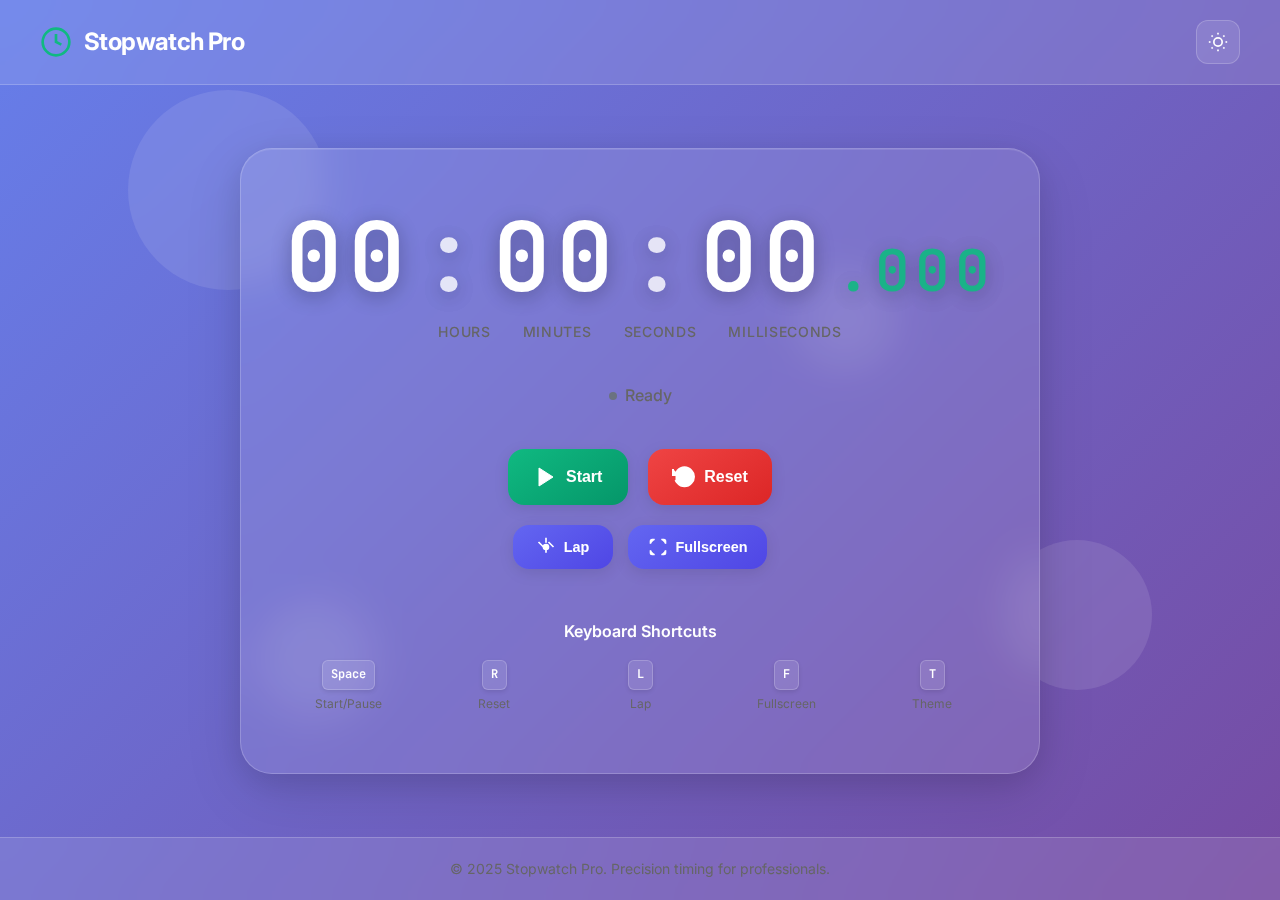
<file: TASK1/index.html>
<!DOCTYPE html>
<html lang="en">
<head>
    <meta charset="UTF-8">
    <meta name="viewport" content="width=device-width, initial-scale=1.0">
    <title>Premium Stopwatch Pro</title>
    <link rel="stylesheet" href="style.css">
    <link rel="preconnect" href="https://fonts.googleapis.com">
    <link rel="preconnect" href="https://fonts.gstatic.com" crossorigin>
    <link href="https://fonts.googleapis.com/css2?family=Inter:wght@300;400;500;600;700;800&family=JetBrains+Mono:wght@400;500;600;700&display=swap" rel="stylesheet">
</head>

<body>
    <div class="app-container">
        <div class="background-gradient"></div>
        <div class="floating-shapes">
            <div class="shape shape-1"></div>
            <div class="shape shape-2"></div>
            <div class="shape shape-3"></div>
            <div class="shape shape-4"></div>
        </div>        
        <header class="app-header">
            <div class="logo">
                <svg width="32" height="32" viewBox="0 0 24 24" fill="none" stroke="currentColor" stroke-width="2">
                    <circle cx="12" cy="12" r="10"/>
                    <polyline points="12,6 12,12 16,14"/>
                </svg>
                <h1>Stopwatch Pro</h1>
            </div>
            <div class="theme-toggle" id="themeToggle">
                <svg class="sun-icon" width="20" height="20" viewBox="0 0 24 24" fill="none" stroke="currentColor" stroke-width="2">
                    <circle cx="12" cy="12" r="5"/>
                    <line x1="12" y1="1" x2="12" y2="3"/>
                    <line x1="12" y1="21" x2="12" y2="23"/>
                    <line x1="4.22" y1="4.22" x2="5.64" y2="5.64"/>
                    <line x1="18.36" y1="18.36" x2="19.78" y2="19.78"/>
                    <line x1="1" y1="12" x2="3" y2="12"/>
                    <line x1="21" y1="12" x2="23" y2="12"/>
                    <line x1="4.22" y1="19.78" x2="5.64" y2="18.36"/>
                    <line x1="18.36" y1="5.64" x2="19.78" y2="4.22"/>
                </svg>
                <svg class="moon-icon" width="20" height="20" viewBox="0 0 24 24" fill="none" stroke="currentColor" stroke-width="2">
                    <path d="M21 12.79A9 9 0 1 1 11.21 3 7 7 0 0 0 21 12.79z"/>
                </svg>
            </div>
        </header>

        <main class="stopwatch-main">
            <div class="stopwatch-container">
                <div class="time-display-wrapper">
                    <div class="time-display" id="timeDisplay">
                        <span class="time-hours">00</span>
                        <span class="time-separator">:</span>
                        <span class="time-minutes">00</span>
                        <span class="time-separator">:</span>
                        <span class="time-seconds">00</span>
                        <span class="time-milliseconds">.000</span>
                    </div>
                    <div class="time-labels">
                        <span>Hours</span>
                        <span>Minutes</span>
                        <span>Seconds</span>
                        <span>Milliseconds</span>
                    </div>
                </div>

                <div class="status-indicator" id="statusIndicator">
                    <div class="status-dot"></div>
                    <span class="status-text">Ready</span>
                </div>

                <div class="controls-section">
                    <div class="primary-controls">
                        <button class="control-btn start-btn" id="startBtn" data-action="start">
                            <svg class="btn-icon play-icon" width="24" height="24" viewBox="0 0 24 24" fill="none">
                                <polygon points="5,3 19,12 5,21"/>
                            </svg>
                            <span>Start</span>
                        </button>
                        
                        <button class="control-btn pause-btn" id="pauseBtn" data-action="pause" style="display: none;">
                            <svg class="btn-icon pause-icon" width="24" height="24" viewBox="0 0 24 24" fill="none">
                                <rect x="6" y="4" width="4" height="16"/>
                                <rect x="14" y="4" width="4" height="16"/>
                            </svg>
                            <span>Pause</span>
                        </button>
                        
                        <button class="control-btn reset-btn" id="resetBtn" data-action="reset">
                            <svg class="btn-icon reset-icon" width="24" height="24" viewBox="0 0 24 24" fill="none" stroke="currentColor" stroke-width="2">
                                <polyline points="1,4 1,10 7,10"/>
                                <path d="M3.51,15a9,9,0,0,0,2.13,3.09,9,9,0,0,0,13.72,0,9,9,0,0,0,0-12.72,9,9,0,0,0-13.72,0L3.51,9"/>
                            </svg>
                            <span>Reset</span>
                        </button>
                    </div>

                    <div class="secondary-controls">
                        <button class="control-btn lap-btn" id="lapBtn" data-action="lap">
                            <svg class="btn-icon" width="20" height="20" viewBox="0 0 24 24" fill="none" stroke="currentColor" stroke-width="2">
                                <circle cx="12" cy="12" r="3"/>
                                <path d="M12 1v6m0 6v6"/>
                                <path d="m21 12-6-6m-6 6-6-6"/>
                            </svg>
                            <span>Lap</span>
                        </button>
                        
                        <button class="control-btn fullscreen-btn" id="fullscreenBtn" data-action="fullscreen">
                            <svg class="btn-icon" width="20" height="20" viewBox="0 0 24 24" fill="none" stroke="currentColor" stroke-width="2">
                                <path d="M8 3H5a2 2 0 0 0-2 2v3m18 0V5a2 2 0 0 0-2-2h-3m0 18h3a2 2 0 0 0 2-2v-3M3 16v3a2 2 0 0 0 2 2h3"/>
                            </svg>
                            <span>Fullscreen</span>
                        </button>
                    </div>
                </div>

                <div class="lap-times-section" id="lapTimesSection">
                    <h3 class="lap-times-title">Lap Times</h3>
                    <div class="lap-times-container" id="lapTimesContainer">
                        <!-- Lap times will be inserted here -->
                    </div>
                    <button class="clear-laps-btn" id="clearLapsBtn">Clear All Laps</button>
                </div>

                <div class="keyboard-shortcuts">
                    <h4>Keyboard Shortcuts</h4>
                    <div class="shortcuts-grid">
                        <div class="shortcut">
                            <kbd>Space</kbd>
                            <span>Start/Pause</span>
                        </div>
                        <div class="shortcut">
                            <kbd>R</kbd>
                            <span>Reset</span>
                        </div>
                        <div class="shortcut">
                            <kbd>L</kbd>
                            <span>Lap</span>
                        </div>
                        <div class="shortcut">
                            <kbd>F</kbd>
                            <span>Fullscreen</span>
                        </div>
                        <div class="shortcut">
                            <kbd>T</kbd>
                            <span>Theme</span>
                        </div>
                    </div>
                </div>
            </div>
        </main>

        <footer class="app-footer">
            <p>&copy; 2025 Stopwatch Pro. Precision timing for professionals.</p>
        </footer>
    </div>

    <script src="script.js"></script>
</body>
</html>
</file>
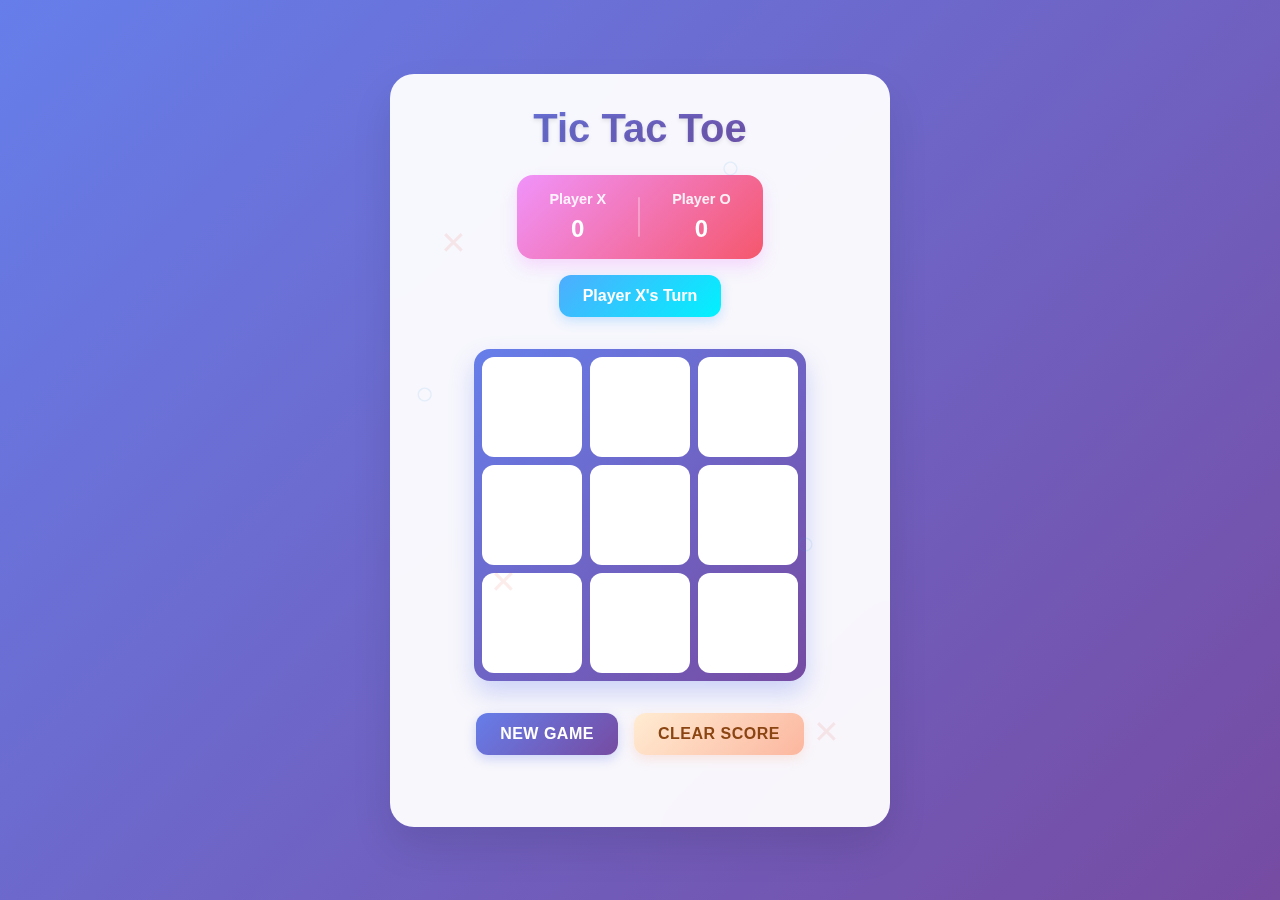
<file: TASK3/index.html>
<!DOCTYPE html>
<html lang="en">
<head>
    <meta charset="UTF-8">
    <meta name="viewport" content="width=device-width, initial-scale=1.0">
    <title>Tic Tac Toe - Modern Game</title>
    <link rel="stylesheet" href="styles.css">
</head>
<body>
    <div class="container">
        <header class="header">
            <h1 class="title">Tic Tac Toe</h1>
            <div class="game-info">
                <div class="score-board">
                    <div class="score-item">
                        <span class="player-label">Player X</span>
                        <span class="score" id="scoreX">0</span>
                    </div>
                    <div class="score-divider"></div>
                    <div class="score-item">
                        <span class="player-label">Player O</span>
                        <span class="score" id="scoreO">0</span>
                    </div>
                </div>
                <div class="current-player">
                    <span id="currentPlayer">Player X's Turn</span>
                </div>
            </div>
        </header>

        <main class="game-container">
            <div class="game-board" id="gameBoard">
                <div class="cell" data-index="0"></div>
                <div class="cell" data-index="1"></div>
                <div class="cell" data-index="2"></div>
                <div class="cell" data-index="3"></div>
                <div class="cell" data-index="4"></div>
                <div class="cell" data-index="5"></div>
                <div class="cell" data-index="6"></div>
                <div class="cell" data-index="7"></div>
                <div class="cell" data-index="8"></div>
            </div>

            <div class="game-controls">
                <button class="btn btn-primary" id="resetBtn">New Game</button>
                <button class="btn btn-secondary" id="clearScoreBtn">Clear Score</button>
            </div>
        </main>

        <div class="game-status" id="gameStatus"></div>

        
        <div class="modal" id="winnerModal">
            <div class="modal-content">
                <div class="modal-header">
                    <h2 id="modalTitle">Game Over!</h2>
                </div>
                <div class="modal-body">
                    <div class="winner-animation">
                        <div class="trophy">🏆</div>
                    </div>
                    <p id="modalMessage">Player X Wins!</p>
                </div>
                <div class="modal-footer">
                    <button class="btn btn-primary" id="playAgainBtn">Play Again</button>
                    <button class="btn btn-secondary" id="closeModalBtn">Close</button>
                </div>
            </div>
        </div>


        <div class="bg-animation">
            <div class="floating-x">✕</div>
            <div class="floating-o">○</div>
            <div class="floating-x">✕</div>
            <div class="floating-o">○</div>
            <div class="floating-x">✕</div>
            <div class="floating-o">○</div>
        </div>
    </div>

    <script src="script.js"></script>
</body>
</html>
</file>
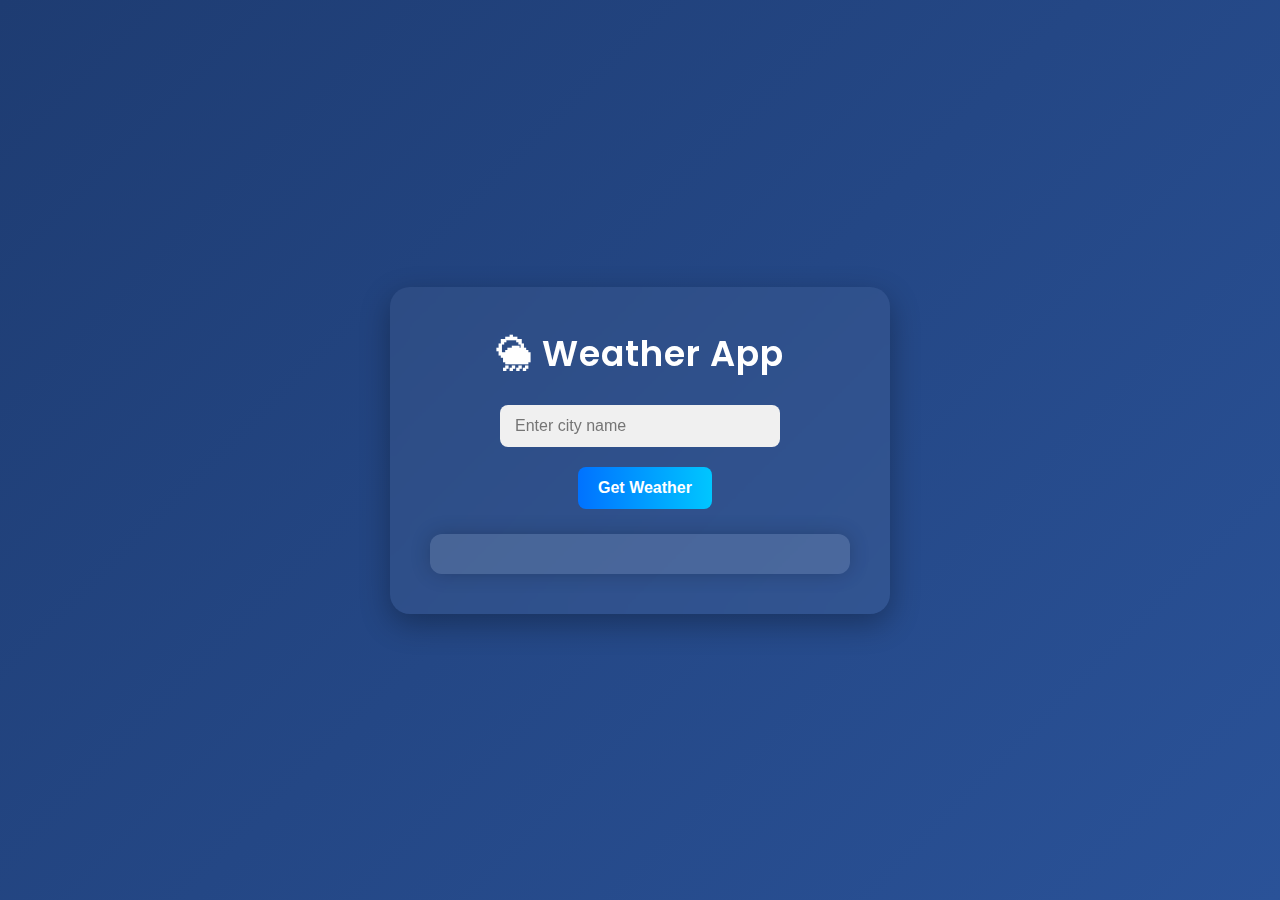
<file: TASK5/index.html>
<!DOCTYPE html>
<html lang="en">
<head>
  <meta charset="UTF-8" />
  <meta name="viewport" content="width=device-width, initial-scale=1.0"/>
  <title>Weather App</title>
  <link rel="stylesheet" href="style.css" />
</head>
<body>
  <div class="weather-container">
    <h1>🌦 Weather App</h1>
    <input type="text" id="cityInput" placeholder="Enter city name">
    <button onclick="getWeather()">Get Weather</button>
    <div id="weatherInfo" class="info"></div>
  </div>
  <script src="script.js"></script>
</body>
</html>
</file>
<file: TASK1/style.css>
* {
    margin: 0;
    padding: 0;
    box-sizing: border-box;
}

:root {
   
    --primary-bg: linear-gradient(135deg, #667eea 0%, #764ba2 100%);
    --secondary-bg: rgba(255, 255, 255, 0.95);
    --card-bg: rgba(255, 255, 255, 0.1);
    --text-primary: #1a1a1a;
    --text-secondary: #666666;
    --text-accent: #ffffff;
    --border-color: rgba(255, 255, 255, 0.2);
    --shadow-light: rgba(255, 255, 255, 0.1);
    --shadow-dark: rgba(0, 0, 0, 0.1);
    
   
    --btn-start: linear-gradient(145deg, #10B981, #059669);
    --btn-start-hover: linear-gradient(145deg, #059669, #047857);
    --btn-pause: linear-gradient(145deg, #F59E0B, #D97706);
    --btn-pause-hover: linear-gradient(145deg, #D97706, #B45309);
    --btn-reset: linear-gradient(145deg, #EF4444, #DC2626);
    --btn-reset-hover: linear-gradient(145deg, #DC2626, #B91C1C);
    --btn-secondary: linear-gradient(145deg, #6366F1, #4F46E5);
    --btn-secondary-hover: linear-gradient(145deg, #4F46E5, #4338CA);
    
    
    --status-ready: #6B7280;
    --status-running: #10B981;
    --status-paused: #F59E0B;
    
    --transition-fast: 0.2s cubic-bezier(0.4, 0, 0.2, 1);
    --transition-medium: 0.3s cubic-bezier(0.4, 0, 0.2, 1);
    --transition-slow: 0.5s cubic-bezier(0.4, 0, 0.2, 1);
}

[data-theme="dark"] {
    --primary-bg: linear-gradient(135deg, #1e3a8a 0%, #312e81 100%);
    --secondary-bg: rgba(17, 24, 39, 0.95);
    --card-bg: rgba(31, 41, 55, 0.8);
    --text-primary: #f9fafb;
    --text-secondary: #d1d5db;
    --text-accent: #ffffff;
    --border-color: rgba(75, 85, 99, 0.3);
    --shadow-light: rgba(255, 255, 255, 0.05);
    --shadow-dark: rgba(0, 0, 0, 0.3);
}

body {
    font-family: 'Inter', -apple-system, BlinkMacSystemFont, 'Segoe UI', Roboto, sans-serif;
    background: var(--primary-bg);
    min-height: 100vh;
    overflow-x: hidden;
    color: var(--text-primary);
    line-height: 1.6;
}


.app-container {
    position: relative;
    min-height: 100vh;
    display: flex;
    flex-direction: column;
}

.background-gradient {
    position: fixed;
    top: 0;
    left: 0;
    width: 100%;
    height: 100%;
    background: var(--primary-bg);
    z-index: -2;
}

.floating-shapes {
    position: fixed;
    top: 0;
    left: 0;
    width: 100%;
    height: 100%;
    z-index: -1;
    overflow: hidden;
}

.shape {
    position: absolute;
    border-radius: 50%;
    background: rgba(255, 255, 255, 0.1);
    backdrop-filter: blur(20px);
    animation: float 20s infinite linear;
}

.shape-1 {
    width: 200px;
    height: 200px;
    top: 10%;
    left: 10%;
    animation-delay: 0s;
}

.shape-2 {
    width: 150px;
    height: 150px;
    top: 60%;
    right: 10%;
    animation-delay: -5s;
}

.shape-3 {
    width: 100px;
    height: 100px;
    top: 30%;
    right: 30%;
    animation-delay: -10s;
}

.shape-4 {
    width: 120px;
    height: 120px;
    bottom: 20%;
    left: 20%;
    animation-delay: -15s;
}

@keyframes float {
    0%, 100% {
        transform: translateY(0px) rotate(0deg);
        opacity: 0.7;
    }
    50% {
        transform: translateY(-20px) rotate(180deg);
        opacity: 1;
    }
}


.app-header {
    display: flex;
    justify-content: space-between;
    align-items: center;
    padding: 20px 40px;
    background: var(--card-bg);
    backdrop-filter: blur(20px);
    border-bottom: 1px solid var(--border-color);
    position: sticky;
    top: 0;
    z-index: 100;
}

.logo {
    display: flex;
    align-items: center;
    gap: 12px;
    color: var(--text-accent);
}

.logo svg {
    color: #10B981;
}

.logo h1 {
    font-size: 1.5rem;
    font-weight: 700;
    letter-spacing: -0.025em;
}

.theme-toggle {
    background: var(--card-bg);
    border: 1px solid var(--border-color);
    border-radius: 12px;
    padding: 8px;
    cursor: pointer;
    transition: all var(--transition-fast);
    color: var(--text-accent);
    position: relative;
    width: 44px;
    height: 44px;
    display: flex;
    align-items: center;
    justify-content: center;
}

.theme-toggle:hover {
    transform: translateY(-2px);
    box-shadow: 0 8px 25px var(--shadow-dark);
}

.theme-toggle .moon-icon {
    display: none;
}

[data-theme="dark"] .theme-toggle .sun-icon {
    display: none;
}

[data-theme="dark"] .theme-toggle .moon-icon {
    display: block;
}


.stopwatch-main {
    flex: 1;
    display: flex;
    align-items: center;
    justify-content: center;
    padding: 40px 20px;
}

.stopwatch-container {
    background: var(--card-bg);
    backdrop-filter: blur(20px);
    border-radius: 32px;
    padding: 60px 40px;
    box-shadow: 
        0 20px 60px rgba(0, 0, 0, 0.1),
        0 8px 32px rgba(0, 0, 0, 0.1),
        inset 0 1px 0 var(--shadow-light);
    border: 1px solid var(--border-color);
    max-width: 800px;
    width: 100%;
    text-align: center;
    position: relative;
}


.time-display-wrapper {
    margin-bottom: 40px;
}

.time-display {
    font-family: 'JetBrains Mono', 'Courier New', monospace;
    font-size: clamp(3rem, 8vw, 6rem);
    font-weight: 600;
    color: var(--text-accent);
    text-shadow: 0 4px 20px rgba(0, 0, 0, 0.3);
    letter-spacing: 0.05em;
    line-height: 1;
    margin-bottom: 16px;
    display: flex;
    align-items: baseline;
    justify-content: center;
    gap: 0.1em;
}

.time-separator {
    opacity: 0.8;
    animation: blink 1s infinite;
}

.time-milliseconds {
    font-size: 0.6em;
    opacity: 0.9;
    color: #10B981;
}

.time-labels {
    display: flex;
    justify-content: center;
    gap: 2rem;
    font-size: 0.875rem;
    color: var(--text-secondary);
    font-weight: 500;
    text-transform: uppercase;
    letter-spacing: 0.05em;
}

@keyframes blink {
    0%, 50% { opacity: 1; }
    51%, 100% { opacity: 0.3; }
}

.running .time-separator {
    animation: none;
    opacity: 1;
}

.running .time-display {
    animation: pulse-glow 2s infinite;
}

@keyframes pulse-glow {
    0%, 100% {
        text-shadow: 0 4px 20px rgba(0, 0, 0, 0.3);
    }
    50% {
        text-shadow: 0 4px 30px rgba(16, 185, 129, 0.4);
    }
}

.status-indicator {
    display: flex;
    align-items: center;
    justify-content: center;
    gap: 8px;
    margin-bottom: 40px;
    font-weight: 500;
    color: var(--text-secondary);
}

.status-dot {
    width: 8px;
    height: 8px;
    border-radius: 50%;
    background: var(--status-ready);
    transition: all var(--transition-fast);
}

.status-indicator.running .status-dot {
    background: var(--status-running);
    animation: pulse-dot 1.5s infinite;
}

.status-indicator.paused .status-dot {
    background: var(--status-paused);
}

@keyframes pulse-dot {
    0%, 100% {
        transform: scale(1);
        opacity: 1;
    }
    50% {
        transform: scale(1.2);
        opacity: 0.8;
    }
}


.controls-section {
    margin-bottom: 50px;
}

.primary-controls {
    display: flex;
    gap: 20px;
    justify-content: center;
    margin-bottom: 20px;
    flex-wrap: wrap;
}

.secondary-controls {
    display: flex;
    gap: 15px;
    justify-content: center;
    flex-wrap: wrap;
}

.control-btn {
    background: var(--btn-secondary);
    border: none;
    border-radius: 16px;
    padding: 16px 24px;
    font-size: 1rem;
    font-weight: 600;
    color: white;
    cursor: pointer;
    transition: all var(--transition-medium);
    display: flex;
    align-items: center;
    gap: 8px;
    min-width: 120px;
    justify-content: center;
    position: relative;
    overflow: hidden;
    box-shadow: 0 4px 15px rgba(0, 0, 0, 0.1);
}

.control-btn:before {
    content: '';
    position: absolute;
    top: 0;
    left: -100%;
    width: 100%;
    height: 100%;
    background: linear-gradient(90deg, transparent, rgba(255, 255, 255, 0.2), transparent);
    transition: left var(--transition-slow);
}

.control-btn:hover:before {
    left: 100%;
}

.control-btn:hover {
    transform: translateY(-3px);
    box-shadow: 0 8px 30px rgba(0, 0, 0, 0.2);
}

.control-btn:active {
    transform: translateY(-1px);
}

.start-btn {
    background: var(--btn-start);
}

.start-btn:hover {
    background: var(--btn-start-hover);
    box-shadow: 0 8px 30px rgba(16, 185, 129, 0.3);
}

.pause-btn {
    background: var(--btn-pause);
}

.pause-btn:hover {
    background: var(--btn-pause-hover);
    box-shadow: 0 8px 30px rgba(245, 158, 11, 0.3);
}

.reset-btn {
    background: var(--btn-reset);
}

.reset-btn:hover {
    background: var(--btn-reset-hover);
    box-shadow: 0 8px 30px rgba(239, 68, 68, 0.3);
}

.secondary-controls .control-btn {
    min-width: 100px;
    padding: 12px 20px;
    font-size: 0.9rem;
}

.secondary-controls .control-btn:hover {
    background: var(--btn-secondary-hover);
    box-shadow: 0 8px 30px rgba(99, 102, 241, 0.3);
}

.btn-icon {
    fill: currentColor;
    stroke: currentColor;
}


.lap-times-section {
    margin-bottom: 40px;
    display: none;
}

.lap-times-section.visible {
    display: block;
}

.lap-times-title {
    font-size: 1.25rem;
    font-weight: 600;
    color: var(--text-accent);
    margin-bottom: 20px;
}

.lap-times-container {
    background: rgba(0, 0, 0, 0.1);
    border-radius: 16px;
    padding: 20px;
    max-height: 300px;
    overflow-y: auto;
    margin-bottom: 16px;
}

.lap-time-item {
    display: flex;
    justify-content: space-between;
    align-items: center;
    padding: 12px 16px;
    background: var(--card-bg);
    border-radius: 12px;
    margin-bottom: 8px;
    border: 1px solid var(--border-color);
    animation: slideIn 0.3s ease-out;
}

.lap-time-item:last-child {
    margin-bottom: 0;
}

.lap-number {
    font-weight: 600;
    color: var(--text-secondary);
}

.lap-time {
    font-family: 'JetBrains Mono', monospace;
    font-weight: 500;
    color: var(--text-accent);
}

.lap-split {
    font-size: 0.875rem;
    color: var(--text-secondary);
}

@keyframes slideIn {
    from {
        opacity: 0;
        transform: translateY(-10px);
    }
    to {
        opacity: 1;
        transform: translateY(0);
    }
}

.clear-laps-btn {
    background: transparent;
    border: 1px solid var(--border-color);
    border-radius: 12px;
    padding: 8px 16px;
    font-size: 0.875rem;
    color: var(--text-secondary);
    cursor: pointer;
    transition: all var(--transition-fast);
}

.clear-laps-btn:hover {
    background: var(--card-bg);
    color: var(--text-accent);
}


.keyboard-shortcuts {
    margin-top: 40px;
}

.keyboard-shortcuts h4 {
    font-size: 1rem;
    font-weight: 600;
    color: var(--text-accent);
    margin-bottom: 16px;
}

.shortcuts-grid {
    display: grid;
    grid-template-columns: repeat(auto-fit, minmax(120px, 1fr));
    gap: 12px;
}

.shortcut {
    display: flex;
    flex-direction: column;
    align-items: center;
    gap: 4px;
    font-size: 0.875rem;
}

kbd {
    background: var(--card-bg);
    border: 1px solid var(--border-color);
    border-radius: 6px;
    padding: 4px 8px;
    font-family: 'JetBrains Mono', monospace;
    font-size: 0.75rem;
    font-weight: 600;
    color: var(--text-accent);
    box-shadow: 0 2px 4px rgba(0, 0, 0, 0.1);
}

.shortcut span {
    color: var(--text-secondary);
    font-size: 0.75rem;
}

.app-footer {
    padding: 20px;
    text-align: center;
    color: var(--text-secondary);
    font-size: 0.875rem;
    background: var(--card-bg);
    backdrop-filter: blur(20px);
    border-top: 1px solid var(--border-color);
}

@media (max-width: 768px) {
    .app-header {
        padding: 16px 20px;
    }
    
    .logo h1 {
        font-size: 1.25rem;
    }
    
    .stopwatch-container {
        padding: 40px 20px;
        border-radius: 24px;
    }
    
    .time-display {
        font-size: clamp(2.5rem, 10vw, 4rem);
    }
    
    .time-labels {
        gap: 1rem;
        font-size: 0.75rem;
    }
    
    .primary-controls {
        gap: 15px;
    }
    
    .control-btn {
        min-width: 100px;
        padding: 14px 20px;
        font-size: 0.9rem;
    }
    
    .secondary-controls .control-btn {
        min-width: 80px;
        padding: 10px 16px;
        font-size: 0.8rem;
    }
    
    .shortcuts-grid {
        grid-template-columns: repeat(auto-fit, minmax(100px, 1fr));
        gap: 8px;
    }
}

@media (max-width: 480px) {
    .stopwatch-main {
        padding: 20px 10px;
    }
    
    .stopwatch-container {
        padding: 30px 16px;
    }
    
    .primary-controls {
        flex-direction: column;
        align-items: center;
    }
    
    .secondary-controls {
        flex-direction: column;
        align-items: center;
    }
    
    .control-btn {
        width: 100%;
        max-width: 200px;
    }
}


.fullscreen-mode {
    position: fixed;
    top: 0;
    left: 0;
    width: 100vw;
    height: 100vh;
    z-index: 1000;
    background: var(--primary-bg);
    display: flex;
    align-items: center;
    justify-content: center;
}

.fullscreen-mode .stopwatch-container {
    max-width: none;
    width: 90%;
    height: 90%;
    display: flex;
    flex-direction: column;
    justify-content: center;
}

.fullscreen-mode .time-display {
    font-size: clamp(4rem, 15vw, 12rem);
}


.lap-times-container::-webkit-scrollbar {
    width: 6px;
}

.lap-times-container::-webkit-scrollbar-track {
    background: rgba(0, 0, 0, 0.1);
    border-radius: 3px;
}

.lap-times-container::-webkit-scrollbar-thumb {
    background: var(--border-color);
    border-radius: 3px;
}

.lap-times-container::-webkit-scrollbar-thumb:hover {
    background: var(--text-secondary);
}

@keyframes fadeIn {
    from {
        opacity: 0;
        transform: translateY(20px);
    }
    to {
        opacity: 1;
        transform: translateY(0);
    }
}

.stopwatch-container {
    animation: fadeIn 0.6s ease-out;
}
</file>
<file: TASK3/styles.css>
* {
    margin: 0;
    padding: 0;
    box-sizing: border-box;
}

body {
    font-family: 'Segoe UI', Tahoma, Geneva, Verdana, sans-serif;
    background: linear-gradient(135deg, #667eea 0%, #764ba2 100%);
    min-height: 100vh;
    display: flex;
    align-items: center;
    justify-content: center;
    overflow-x: hidden;
    position: relative;
}

.container {
    background: rgba(255, 255, 255, 0.95);
    backdrop-filter: blur(20px);
    border-radius: 24px;
    padding: 2rem;
    box-shadow: 0 20px 40px rgba(0, 0, 0, 0.1);
    max-width: 500px;
    width: 90%;
    position: relative;
    z-index: 10;
}

.header {
    text-align: center;
    margin-bottom: 2rem;
}

.title {
    font-size: 2.5rem;
    font-weight: 700;
    background: linear-gradient(135deg, #667eea, #764ba2);
    -webkit-background-clip: text;
    -webkit-text-fill-color: transparent;
    background-clip: text;
    margin-bottom: 1.5rem;
    text-shadow: 0 2px 4px rgba(0, 0, 0, 0.1);
}

.game-info {
    display: flex;
    flex-direction: column;
    gap: 1rem;
    align-items: center;
}

.score-board {
    display: flex;
    align-items: center;
    gap: 2rem;
    background: linear-gradient(135deg, #f093fb 0%, #f5576c 100%);
    padding: 1rem 2rem;
    border-radius: 16px;
    color: white;
    box-shadow: 0 8px 16px rgba(240, 147, 251, 0.3);
}

.score-item {
    display: flex;
    flex-direction: column;
    align-items: center;
    gap: 0.5rem;
}

.player-label {
    font-size: 0.9rem;
    font-weight: 600;
    opacity: 0.9;
}

.score {
    font-size: 1.5rem;
    font-weight: 700;
}

.score-divider {
    width: 2px;
    height: 40px;
    background: rgba(255, 255, 255, 0.3);
    border-radius: 1px;
}

.current-player {
    background: linear-gradient(135deg, #4facfe 0%, #00f2fe 100%);
    color: white;
    padding: 0.75rem 1.5rem;
    border-radius: 12px;
    font-weight: 600;
    box-shadow: 0 4px 12px rgba(79, 172, 254, 0.3);
    transition: all 0.3s ease;
}

.game-container {
    display: flex;
    flex-direction: column;
    align-items: center;
    gap: 2rem;
}

.game-board {
    display: grid;
    grid-template-columns: repeat(3, 1fr);
    gap: 8px;
    background: linear-gradient(135deg, #667eea, #764ba2);
    padding: 8px;
    border-radius: 16px;
    box-shadow: 0 12px 24px rgba(102, 126, 234, 0.3);
}

.cell {
    width: 100px;
    height: 100px;
    background: white;
    border-radius: 12px;
    display: flex;
    align-items: center;
    justify-content: center;
    font-size: 2.5rem;
    font-weight: 700;
    cursor: pointer;
    transition: all 0.3s ease;
    position: relative;
    overflow: hidden;
}

.cell:hover {
    transform: scale(1.05);
    box-shadow: 0 8px 16px rgba(0, 0, 0, 0.15);
}

.cell.x {
    color: #e74c3c;
    animation: popIn 0.3s ease;
}

.cell.o {
    color: #3498db;
    animation: popIn 0.3s ease;
}

.cell.winning {
    background: linear-gradient(135deg, #f093fb 0%, #f5576c 100%);
    color: white;
    animation: winningPulse 0.6s ease infinite alternate;
}

@keyframes popIn {
    0% {
        transform: scale(0);
        opacity: 0;
    }
    50% {
        transform: scale(1.2);
    }
    100% {
        transform: scale(1);
        opacity: 1;
    }
}

@keyframes winningPulse {
    0% {
        transform: scale(1);
        box-shadow: 0 0 0 0 rgba(240, 147, 251, 0.7);
    }
    100% {
        transform: scale(1.05);
        box-shadow: 0 0 0 10px rgba(240, 147, 251, 0);
    }
}

.game-controls {
    display: flex;
    gap: 1rem;
    flex-wrap: wrap;
    justify-content: center;
}

.btn {
    padding: 0.75rem 1.5rem;
    border: none;
    border-radius: 12px;
    font-size: 1rem;
    font-weight: 600;
    cursor: pointer;
    transition: all 0.3s ease;
    text-transform: uppercase;
    letter-spacing: 0.5px;
}

.btn-primary {
    background: linear-gradient(135deg, #667eea 0%, #764ba2 100%);
    color: white;
    box-shadow: 0 4px 12px rgba(102, 126, 234, 0.3);
}

.btn-primary:hover {
    transform: translateY(-2px);
    box-shadow: 0 8px 20px rgba(102, 126, 234, 0.4);
}

.btn-secondary {
    background: linear-gradient(135deg, #ffecd2 0%, #fcb69f 100%);
    color: #8b4513;
    box-shadow: 0 4px 12px rgba(252, 182, 159, 0.3);
}

.btn-secondary:hover {
    transform: translateY(-2px);
    box-shadow: 0 8px 20px rgba(252, 182, 159, 0.4);
}

.game-status {
    text-align: center;
    margin-top: 1rem;
    font-size: 1.1rem;
    font-weight: 600;
    color: #555;
    min-height: 1.5rem;
}

/* Modal Styles */
.modal {
    display: none;
    position: fixed;
    z-index: 1000;
    left: 0;
    top: 0;
    width: 100%;
    height: 100%;
    background-color: rgba(0, 0, 0, 0.5);
    backdrop-filter: blur(5px);
    animation: fadeIn 0.3s ease;
}

.modal-content {
    background: white;
    margin: 10% auto;
    padding: 0;
    border-radius: 20px;
    width: 90%;
    max-width: 400px;
    box-shadow: 0 20px 40px rgba(0, 0, 0, 0.2);
    animation: slideIn 0.3s ease;
    overflow: hidden;
}

.modal-header {
    background: linear-gradient(135deg, #667eea 0%, #764ba2 100%);
    color: white;
    padding: 1.5rem;
    text-align: center;
}

.modal-header h2 {
    margin: 0;
    font-size: 1.5rem;
    font-weight: 700;
}

.modal-body {
    padding: 2rem;
    text-align: center;
}

.winner-animation {
    margin-bottom: 1rem;
}

.trophy {
    font-size: 4rem;
    animation: bounce 1s ease infinite;
}

.modal-body p {
    font-size: 1.2rem;
    font-weight: 600;
    color: #333;
    margin: 0;
}

.modal-footer {
    padding: 1rem 2rem 2rem;
    display: flex;
    gap: 1rem;
    justify-content: center;
}

@keyframes fadeIn {
    from { opacity: 0; }
    to { opacity: 1; }
}

@keyframes slideIn {
    from {
        transform: translateY(-50px);
        opacity: 0;
    }
    to {
        transform: translateY(0);
        opacity: 1;
    }
}

@keyframes bounce {
    0%, 20%, 50%, 80%, 100% {
        transform: translateY(0);
    }
    40% {
        transform: translateY(-20px);
    }
    60% {
        transform: translateY(-10px);
    }
}

/* Background Animation */
.bg-animation {
    position: fixed;
    top: 0;
    left: 0;
    width: 100%;
    height: 100%;
    pointer-events: none;
    z-index: 1;
    overflow: hidden;
}

.floating-x, .floating-o {
    position: absolute;
    font-size: 2rem;
    opacity: 0.1;
    animation: float 6s ease-in-out infinite;
}

.floating-x {
    color: #e74c3c;
}

.floating-o {
    color: #3498db;
}

.floating-x:nth-child(1) {
    top: 20%;
    left: 10%;
    animation-delay: 0s;
}

.floating-o:nth-child(2) {
    top: 60%;
    right: 15%;
    animation-delay: 1s;
}

.floating-x:nth-child(3) {
    bottom: 30%;
    left: 20%;
    animation-delay: 2s;
}

.floating-o:nth-child(4) {
    top: 10%;
    right: 30%;
    animation-delay: 3s;
}

.floating-x:nth-child(5) {
    bottom: 10%;
    right: 10%;
    animation-delay: 4s;
}

.floating-o:nth-child(6) {
    top: 40%;
    left: 5%;
    animation-delay: 5s;
}

@keyframes float {
    0%, 100% {
        transform: translateY(0px) rotate(0deg);
    }
    50% {
        transform: translateY(-20px) rotate(180deg);
    }
}

/* Responsive Design */
@media (max-width: 600px) {
    .container {
        padding: 1.5rem;
        margin: 1rem;
    }
    
    .title {
        font-size: 2rem;
    }
    
    .cell {
        width: 80px;
        height: 80px;
        font-size: 2rem;
    }
    
    .score-board {
        gap: 1rem;
        padding: 0.75rem 1.5rem;
    }
    
    .game-controls {
        flex-direction: column;
        align-items: center;
    }
    
    .btn {
        width: 100%;
        max-width: 200px;
    }
}

@media (max-width: 400px) {
    .cell {
        width: 70px;
        height: 70px;
        font-size: 1.8rem;
    }
    
    .title {
        font-size: 1.8rem;
    }
}
</file>
<file: TASK5/style.css>
/* ===== Google Font ===== */
@import url('https://fonts.googleapis.com/css2?family=Poppins:wght@300;400;600&display=swap');

/* ===== Reset and Base Styles ===== */
* {
  margin: 0;
  padding: 0;
  box-sizing: border-box;
}

body {
  font-family: 'Poppins', sans-serif;
  background: linear-gradient(135deg, #1e3c72, #2a5298);
  min-height: 100vh;
  display: flex;
  align-items: center;
  justify-content: center;
  color: #fff;
}

/* ===== Container Styling ===== */
.weather-container {
  background-color: rgba(255, 255, 255, 0.05);
  backdrop-filter: blur(8px);
  padding: 40px;
  border-radius: 20px;
  width: 100%;
  max-width: 500px;
  box-shadow: 0 10px 30px rgba(0, 0, 0, 0.3);
  text-align: center;
  transition: 0.3s ease;
}

.weather-container:hover {
  transform: scale(1.01);
}

/* ===== Heading ===== */
.weather-container h1 {
  font-size: 2.2rem;
  margin-bottom: 25px;
  font-weight: 600;
  color: #ffffff;
  letter-spacing: 1px;
}

/* ===== Input and Button ===== */
input[type="text"] {
  padding: 12px 15px;
  font-size: 1rem;
  border-radius: 8px;
  border: none;
  width: 70%;
  max-width: 280px;
  margin-bottom: 20px;
  background-color: #f0f0f0;
  color: #333;
  outline: none;
  transition: all 0.3s ease;
}

input[type="text"]:focus {
  background-color: #e0e0e0;
  box-shadow: 0 0 5px rgba(255, 255, 255, 0.4);
}

button {
  padding: 12px 20px;
  background: #00c6ff;
  background: linear-gradient(to right, #0072ff, #00c6ff);
  border: none;
  color: white;
  font-size: 1rem;
  font-weight: bold;
  border-radius: 8px;
  cursor: pointer;
  margin-left: 10px;
  transition: 0.3s ease;
}

button:hover {
  background: linear-gradient(to right, #005bea, #00c6ff);
  transform: scale(1.05);
}

/* ===== Weather Info Box ===== */
.info {
  margin-top: 25px;
  padding: 20px;
  border-radius: 12px;
  background: rgba(255, 255, 255, 0.08);
  backdrop-filter: blur(6px);
  box-shadow: 0 0 20px rgba(0, 0, 0, 0.2);
  animation: fadeIn 0.5s ease-in-out;
}

.info p {
  margin: 10px 0;
  font-size: 1.1rem;
}

.info img {
  margin-top: 15px;
  width: 80px;
  height: 80px;
}

/* ===== Animations ===== */
@keyframes fadeIn {
  from {
    opacity: 0;
    transform: translateY(10px);
  }
  to {
    opacity: 1;
    transform: translateY(0);
  }
}

/* ===== Responsive Design ===== */
@media (max-width: 768px) {
  .weather-container {
    padding: 30px 20px;
  }

  input[type="text"] {
    width: 100%;
    margin-bottom: 15px;
  }

  button {
    width: 100%;
    margin-top: 10px;
  }
}

/* ===== Alert Style (error messages) ===== */
#weatherInfo p[style*="color:red"] {
  background-color: rgba(255, 0, 0, 0.2);
  padding: 12px;
  border-radius: 8px;
  font-weight: bold;
  color: #ff6b6b;
}

/* ===== Footer (Optional) ===== */
.footer {
  margin-top: 30px;
  font-size: 0.9rem;
  opacity: 0.7;
}
</file>
